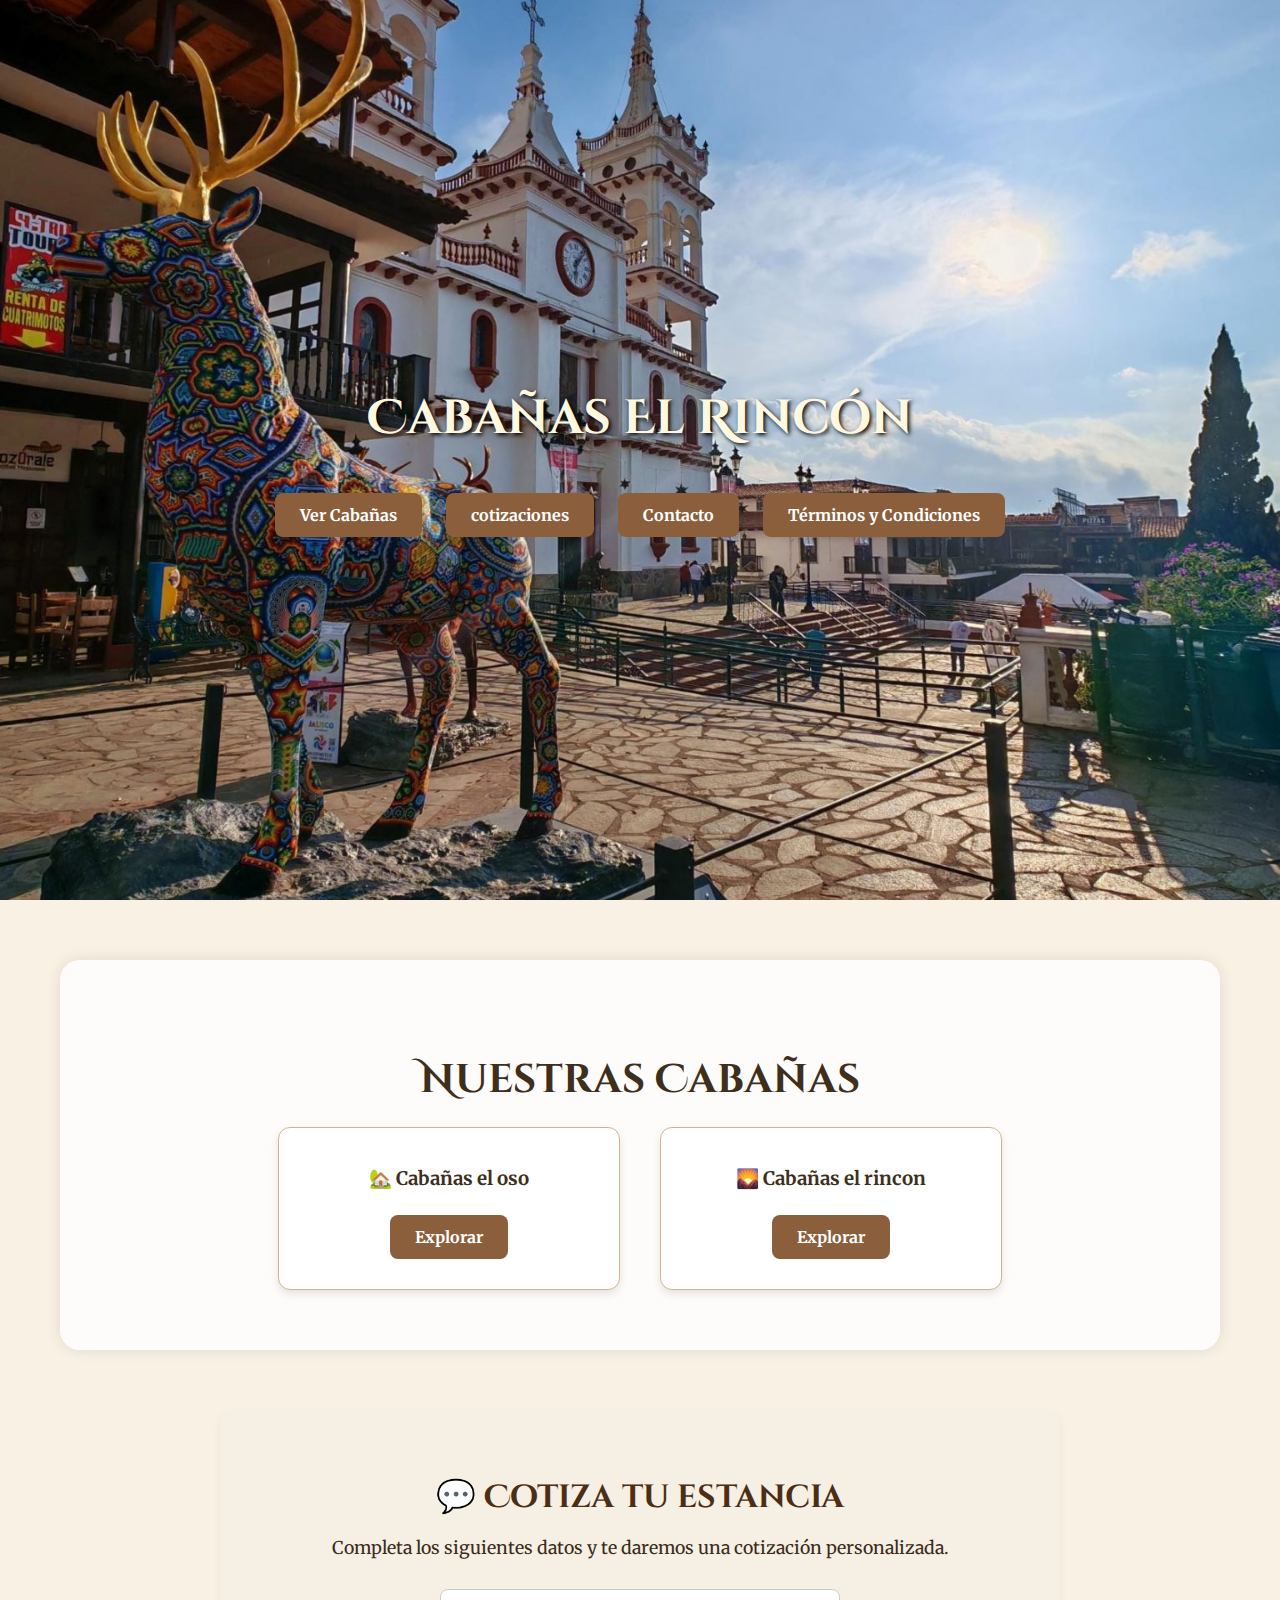
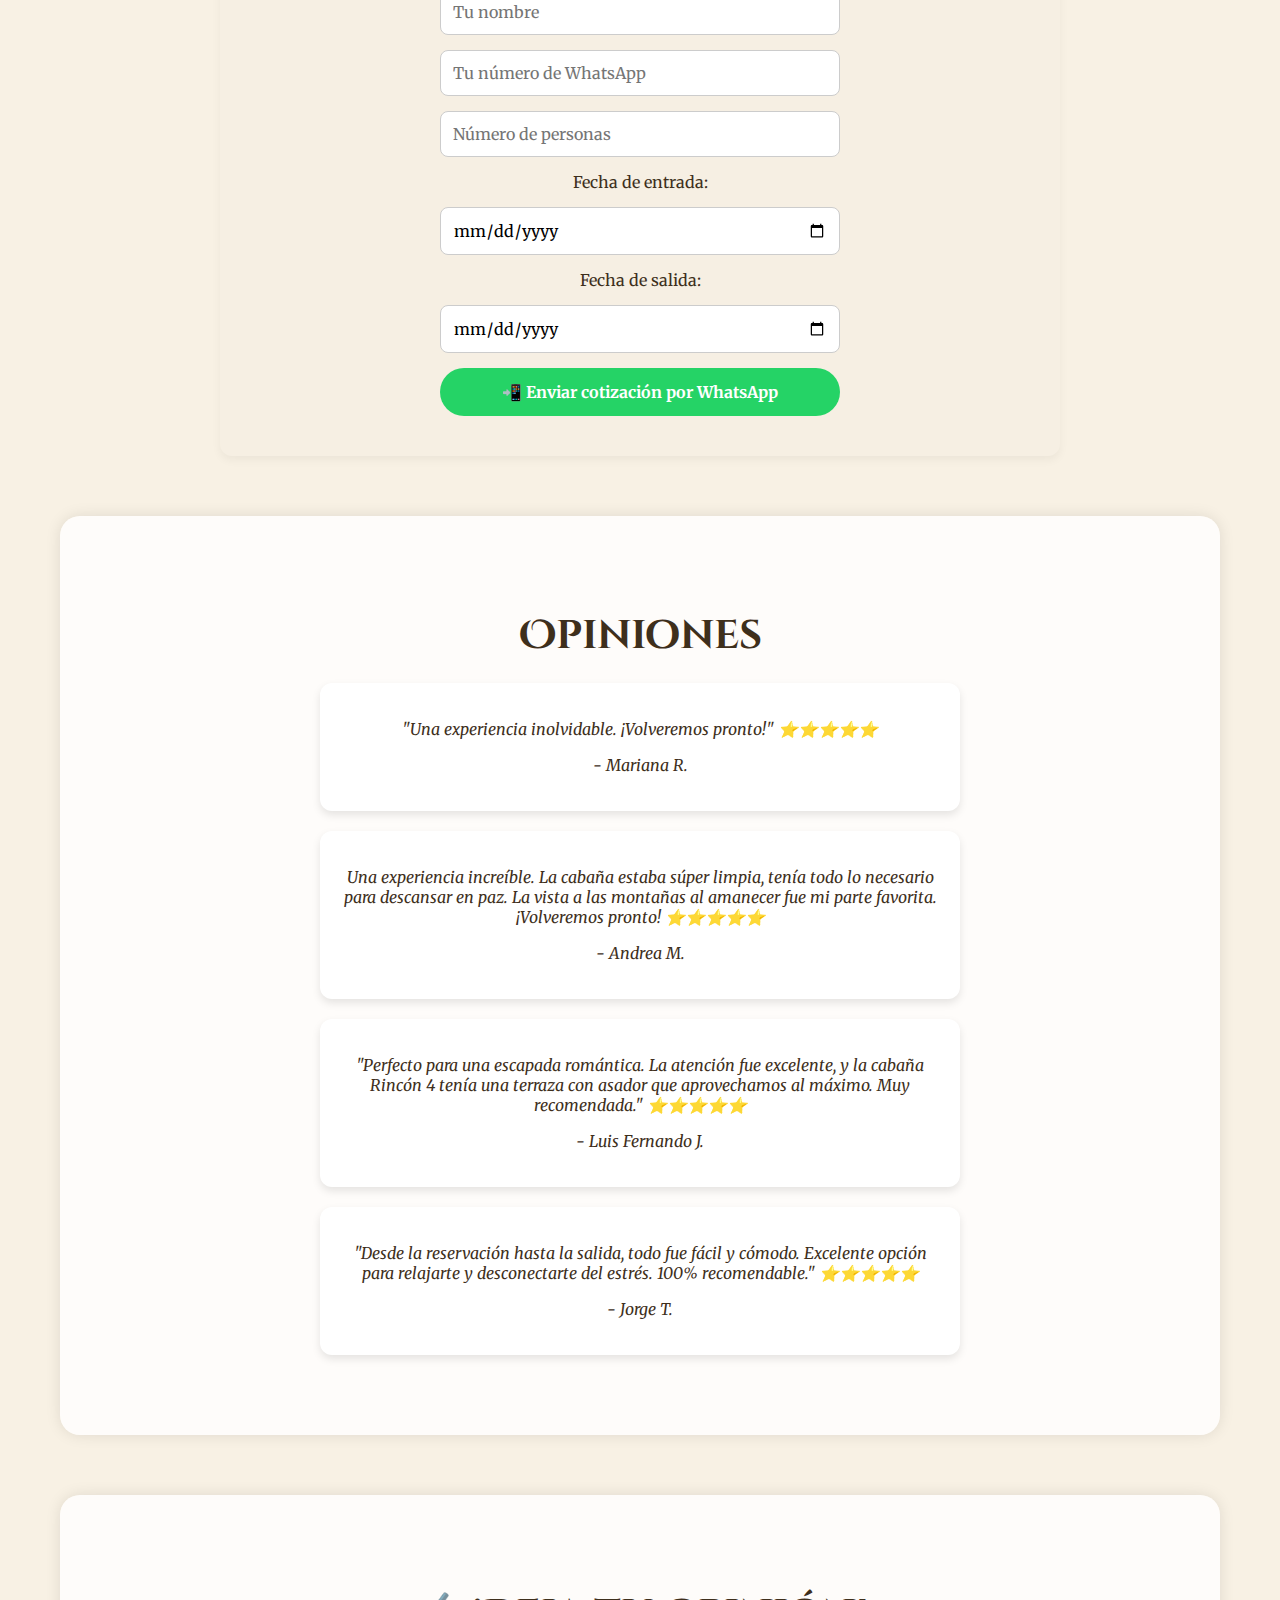
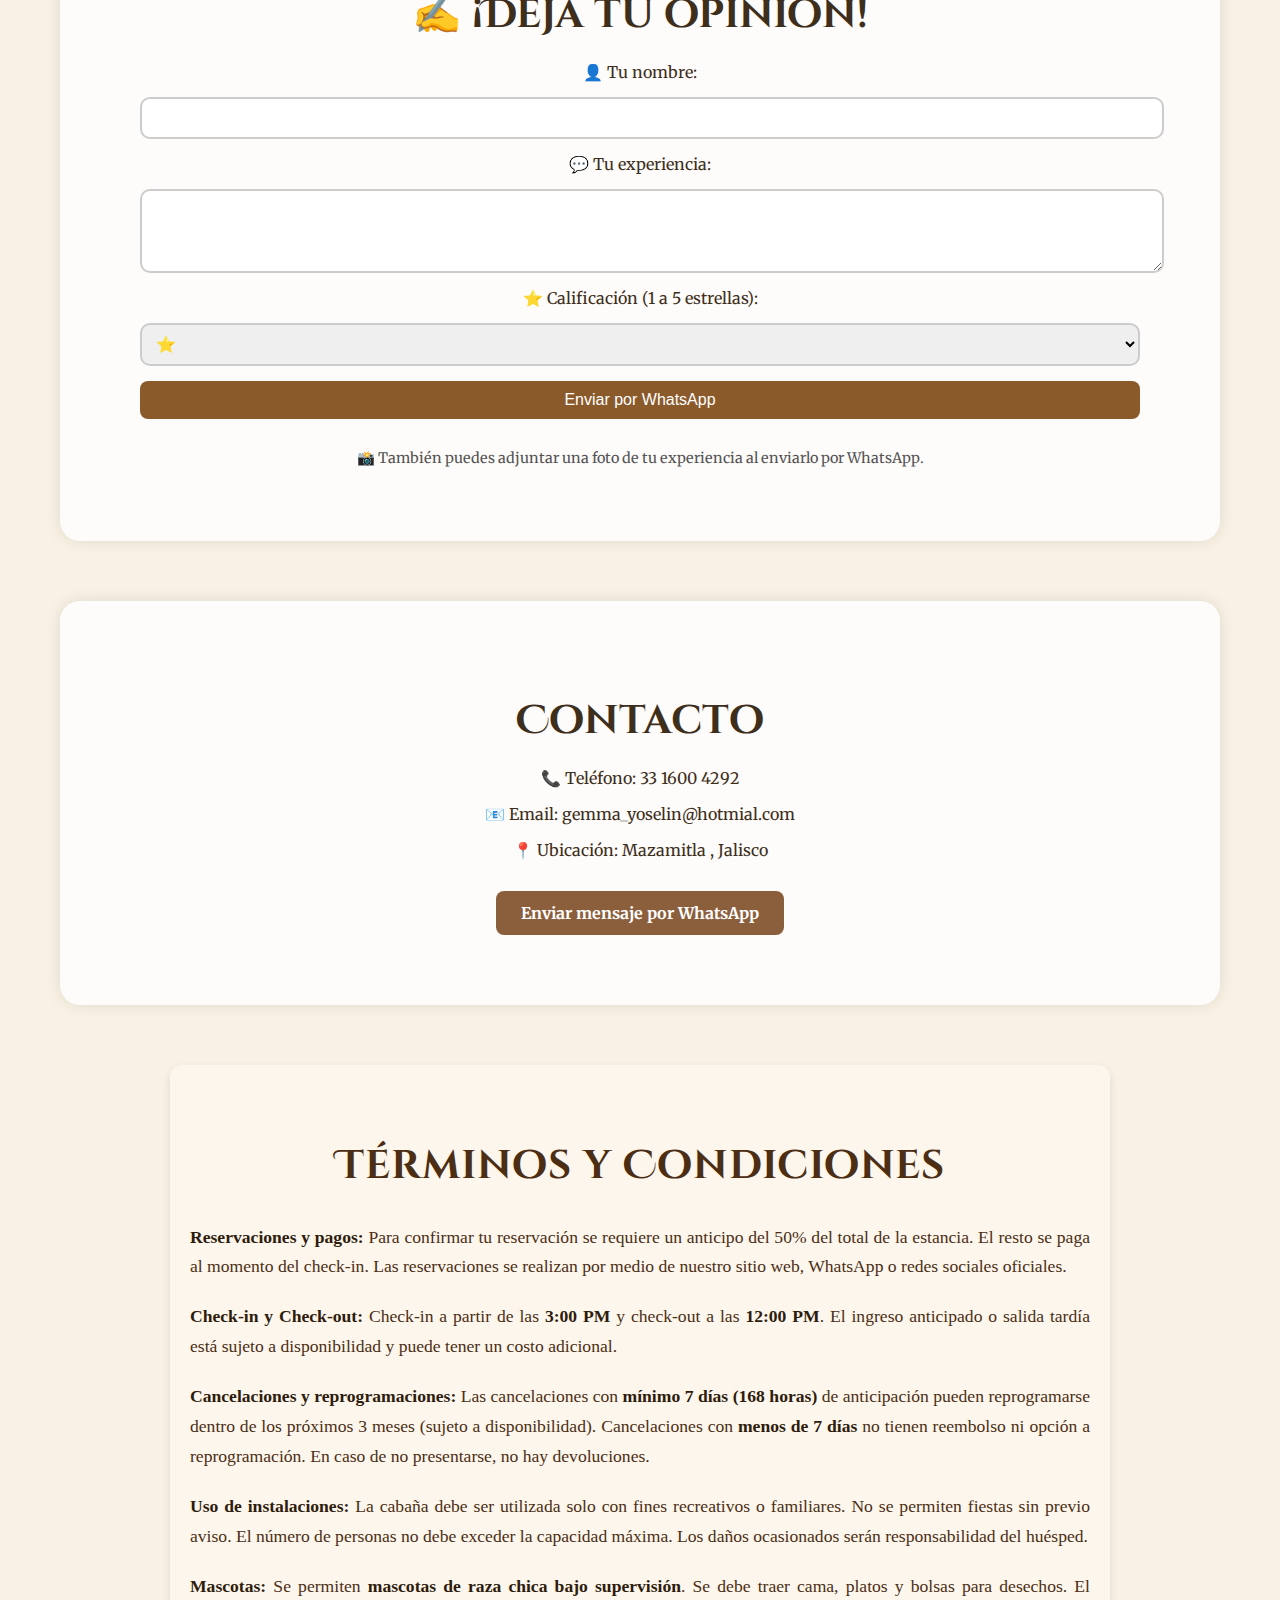
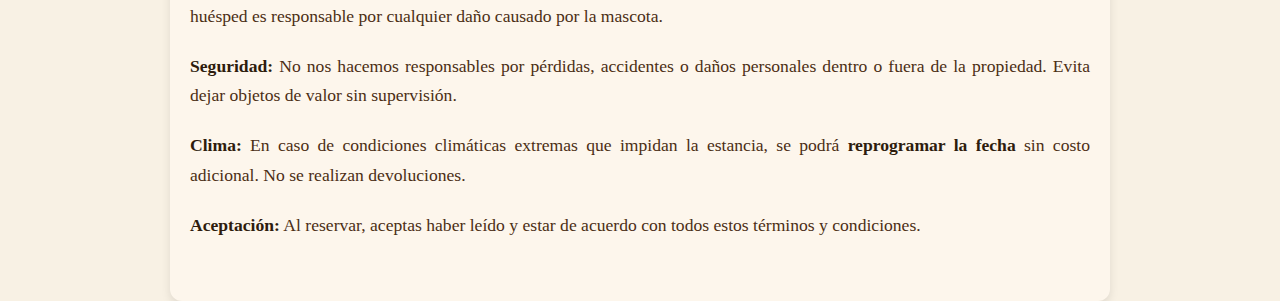
<file: index.html>
<!DOCTYPE html>
<html lang="es">
<head>
  <meta charset="UTF-8">
  <meta name="viewport" content="width=device-width, initial-scale=1.0">
  <title>Cabañas El Rincón</title>
  <link rel="stylesheet" href="style.css">
  <link href="https://fonts.googleapis.com/css2?family=Cinzel+Decorative&family=Merriweather&display=swap" rel="stylesheet">
</head>
<body>

  <header class="portada">
    <div class="contenido-portada">
      <h1>Cabañas El Rincón</h1>
      <div class="botones">
        <a href="#cabanas" class="boton">Ver Cabañas</a>
        <a href="#cotizaciones" class="boton">cotizaciones</a>
        <a href="#contacto" class="boton">Contacto</a>
        <a href="#terminos" class="boton">Términos y Condiciones</a>
      </div>
    </div>
  </header>

  <section id="cabanas" class="seccion">
    <h2>Nuestras Cabañas</h2>
    <div class="cabanas-principales">
      <div class="cabana">
        <h3>🏡 Cabañas el oso </h3>
        <a href="oso.html" class="boton">Explorar</a>
      </div>
      <div class="cabana">
        <h3>🌄 Cabañas el rincon </h3>
        <a href="rincon.html" class="boton">Explorar</a>
      </div>
    </div>
  </section>
  <section id="cotizaciones"class="cotizaciones">
    <h2>💬 Cotiza tu estancia</h2>
    <p>Completa los siguientes datos y te daremos una cotización personalizada.</p>
  
    <form class="formulario-cotizacion" onsubmit="enviarCotizacion(event)">
      <input type="text" id="nombre" placeholder="Tu nombre" required>
      <input type="tel" id="telefono" placeholder="Tu número de WhatsApp" required>
      <input type="number" id="personas" placeholder="Número de personas" required min="1">
      <label>Fecha de entrada:</label>
      <input type="date" id="entrada" required>
      <label>Fecha de salida:</label>
      <input type="date" id="salida" required>
      <button type="submit" class="boton-cotizar">📲 Enviar cotización por WhatsApp</button>
    </form>
  </section>
  

  <section id="opiniones" class="seccion">
    <h2>Opiniones</h2>
    <div class="opinion">
      <p>"Una experiencia inolvidable. ¡Volveremos pronto!" ⭐⭐⭐⭐⭐</p>
      <p>- Mariana R.</p>
    </div>
    <div class="opinion">
      <p>Una experiencia increíble. La cabaña estaba súper limpia, tenía todo lo necesario para descansar en paz. La vista a las montañas al amanecer fue mi parte favorita. ¡Volveremos pronto! ⭐⭐⭐⭐⭐</p>
      <p>- Andrea M.</p>
    </div>
    <div class="opinion">
      <p>"Perfecto para una escapada romántica. La atención fue excelente, y la cabaña Rincón 4 tenía una terraza con asador que aprovechamos al máximo. Muy recomendada." ⭐⭐⭐⭐⭐</p>
      <p>- Luis Fernando J.</p>
    </div>
    <div class="opinion">
      <p>"Desde la reservación hasta la salida, todo fue fácil y cómodo. Excelente opción para relajarte y desconectarte del estrés. 100% recomendable." ⭐⭐⭐⭐⭐</p>
      <p>- Jorge T.</p>
    </div>
    <!-- Puedes agregar más opiniones aquí -->
  </section>
    <section id="deja-tu-opinion" class="seccion">
      <h2>✍️ ¡Deja tu opinión!</h2>
      <form id="form-testimonio">
        <label for="nombre-op">👤 Tu nombre:</label>
        <input type="text" id="nombre-op" required>
    
        <label for="mensaje-op">💬 Tu experiencia:</label>
        <textarea id="mensaje-op" rows="4" required></textarea>
    
        <label for="estrellas">⭐ Calificación (1 a 5 estrellas):</label>
        <select id="estrellas" required>
          <option value="⭐">⭐</option>
          <option value="⭐⭐">⭐⭐</option>
          <option value="⭐⭐⭐">⭐⭐⭐</option>
          <option value="⭐⭐⭐⭐">⭐⭐⭐⭐</option>
          <option value="⭐⭐⭐⭐⭐">⭐⭐⭐⭐⭐</option>
        </select>
    
        <button type="button" onclick="enviarPorWhatsApp()" style="background-color: #8B5A2B; color: white; padding: 10px 20px; border: none; border-radius: 8px; font-size: 16px;">Enviar por WhatsApp</button>
        <p style="text-align: center; font-size: 0.9em; color: #555;">
          📸 También puedes adjuntar una foto de tu experiencia al enviarlo por WhatsApp.
          </p>
          
      </form>
    </section>

  <section id="contacto" class="seccion">
    <h2>Contacto</h2>
    <p>📞 Teléfono: 33 1600 4292 </p>
    <p>📧 Email: gemma_yoselin@hotmial.com </p> <!-- Falta  -->
    <p>📍 Ubicación: Mazamitla , Jalisco</p>
    <a class="boton" href="http://wa.me/523316004292" target="_blank">Enviar mensaje por WhatsApp</a>
  </section>

  <section id="terminos" class="seccion">
    <h2>Términos y Condiciones</h2>
  
    <p><strong>Reservaciones y pagos:</strong> Para confirmar tu reservación se requiere un anticipo del 50% del total de la estancia. El resto se paga al momento del check-in. Las reservaciones se realizan por medio de nuestro sitio web, WhatsApp o redes sociales oficiales.</p>
  
    <p><strong>Check-in y Check-out:</strong> Check-in a partir de las <strong>3:00 PM</strong> y check-out a las <strong>12:00 PM</strong>. El ingreso anticipado o salida tardía está sujeto a disponibilidad y puede tener un costo adicional.</p>
  
    <p><strong>Cancelaciones y reprogramaciones:</strong> Las cancelaciones con <strong>mínimo 7 días (168 horas)</strong> de anticipación pueden reprogramarse dentro de los próximos 3 meses (sujeto a disponibilidad). Cancelaciones con <strong>menos de 7 días</strong> no tienen reembolso ni opción a reprogramación. En caso de no presentarse, no hay devoluciones.</p>
  
    <p><strong>Uso de instalaciones:</strong> La cabaña debe ser utilizada solo con fines recreativos o familiares. No se permiten fiestas sin previo aviso. El número de personas no debe exceder la capacidad máxima. Los daños ocasionados serán responsabilidad del huésped.</p>
  
    <p><strong>Mascotas:</strong> Se permiten <strong> mascotas de raza chica bajo supervisión</strong>. Se debe traer cama, platos y bolsas para desechos. El huésped es responsable por cualquier daño causado por la mascota.</p>
  
    <p><strong>Seguridad:</strong> No nos hacemos responsables por pérdidas, accidentes o daños personales dentro o fuera de la propiedad. Evita dejar objetos de valor sin supervisión.</p>
  
    <p><strong>Clima:</strong> En caso de condiciones climáticas extremas que impidan la estancia, se podrá <strong>reprogramar la fecha</strong> sin costo adicional. No se realizan devoluciones.</p>
  
    <p><strong>Aceptación:</strong> Al reservar, aceptas haber leído y estar de acuerdo con todos estos términos y condiciones.</p>
    <script>
      function enviarPorWhatsApp() {
        var nombre = document.getElementById('nombre-op').value.trim();
        var opinion = document.getElementById('mensaje-op').value.trim();
        var calificacion = document.getElementById('estrellas').value;
      
        if (nombre === "" || opinion === "" || calificacion === "") {
          alert("Por favor, completa todos los campos antes de enviar.");
          return;
        }
      
        var mensaje = `¡Hola! Mi nombre es ${nombre}.%0AOpinión: ${opinion}%0ACalificación: ${calificacion}`;
        var numeroWhatsApp = "523316004292"; // Aquí directo tu número sin duplicarlo
      
        var enlace = `https://wa.me/${numeroWhatsApp}?text=${mensaje}`;
      
        window.open(enlace, '_blank');
      }
      </script>
      
    
      <script>
        function enviarCotizacion(event) {
          event.preventDefault(); // evita que se recargue la página
        
          // Obtener valores del formulario
          var nombre = document.getElementById('nombre').value.trim();
          var telefono = document.getElementById('telefono').value.trim();
          var personas = document.getElementById('personas').value.trim();
          var entrada = document.getElementById('entrada').value;
          var salida = document.getElementById('salida').value;
        
          // Validar que los datos estén completos (por si acaso)
          if (!nombre || !telefono || !personas || !entrada || !salida) {
            alert('Por favor completa todos los campos.');
            return;
          }
        
          // Crear el mensaje de cotización
          var mensaje = `Hola, soy ${nombre}. Quisiera cotizar una estancia para ${personas} personas.
        Fecha de entrada: ${entrada}.
        Fecha de salida: ${salida}.
        Mi número de contacto es: ${telefono}.`;
        
          // Crear el enlace a WhatsApp (agregando el número, asegúrate de usar código de país si es necesario)
          var url = "https://wa.me/523316004292?text=" + encodeURIComponent(mensaje);

       
          // Abrir WhatsApp en nueva pestaña
          window.open(url, '_blank');  
        }
        </script>
        
</body>
</html>
</file>
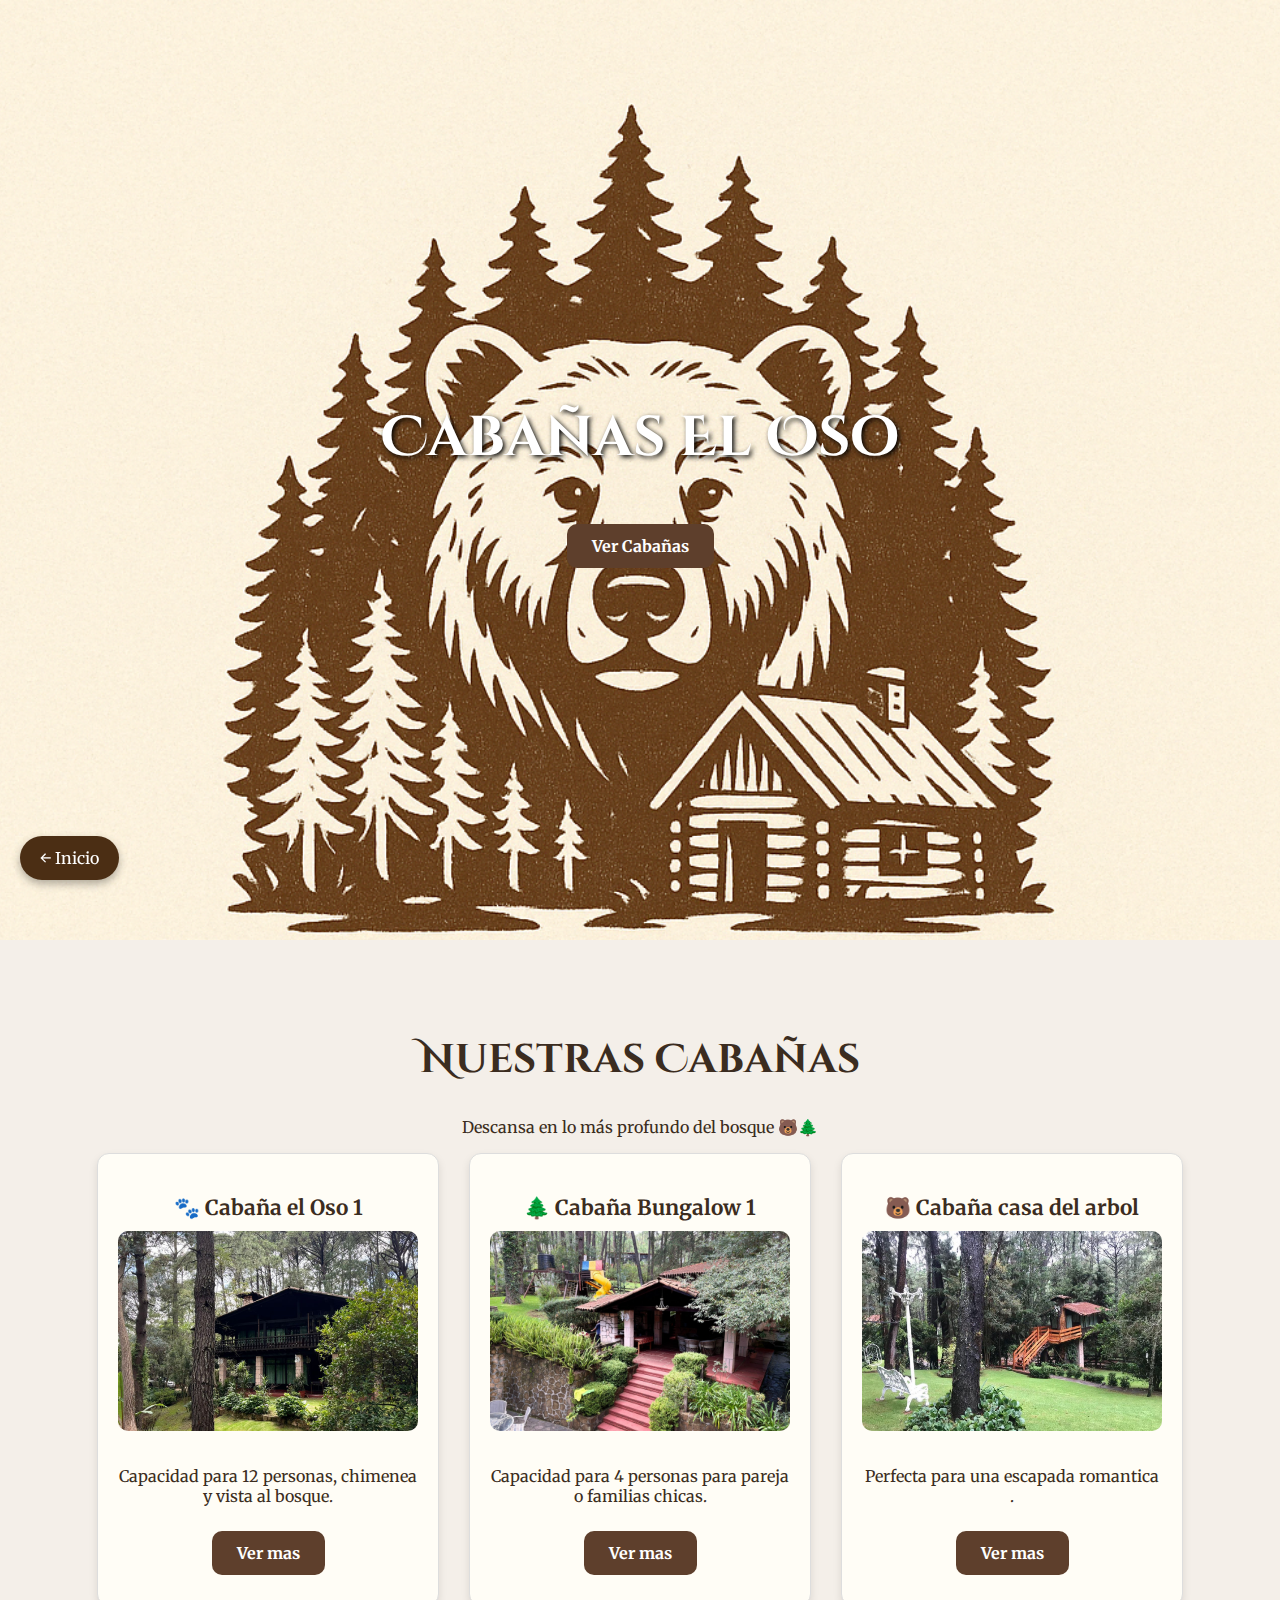
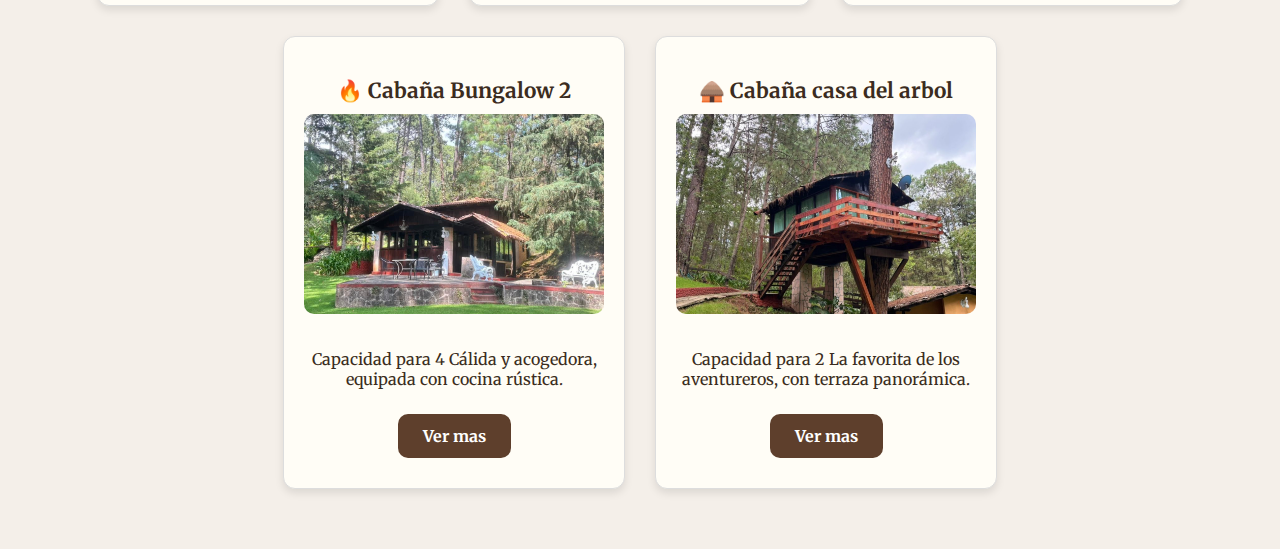
<file: oso.html>
<!DOCTYPE html>
<html lang="es">
<head>
  <meta charset="UTF-8">
  <meta name="viewport" content="width=device-width, initial-scale=1.0">
  <title>Cabañas El Oso</title>
  <link rel="stylesheet" href="oso.css">
  <link href="https://fonts.googleapis.com/css2?family=Cinzel+Decorative&family=Merriweather&display=swap" rel="stylesheet">
</head>
<body>
  <!-- Portada principal -->
  <header class="portada">
    <div class="contenido-portada">
      <h1>Cabañas El Oso</h1>
      <a href="#cabanas" class="boton">Ver Cabañas</a>
    </div>
  </header>

  <!-- Sección de cabañas -->
  <section id="cabanas" class="seccion">
    <h2>Nuestras Cabañas</h2>
    <p>Descansa en lo más profundo del bosque 🐻🌲</p>
    <div class="cabanas-grid">
      <div class="cabana">
        <h3>🐾 Cabaña el Oso 1</h3>
        <img src="img/oso1.0.jpg" alt="Cabaña el oso">
        <p>Capacidad para 12 personas, chimenea y vista al bosque.</p>
        <a href="oso1.html" class="boton">Ver mas</a>
      </div>

      <div class="cabana">
        <h3>🌲 Cabaña Bungalow 1</h3>
        <img src="img/oso2.0.jpg" alt="Cabaña Huella Salvaje">
        <p>Capacidad para 4 personas para pareja o familias chicas.</p>
        <a href="oso2.html" class="boton">Ver mas</a>
      </div>

      <div class="cabana">
        <h3>🐻 Cabaña casa del arbol</h3> 
        <img src="img/oso3.0.jpg" alt="Cabaña Huella Salvaje">
        <p>Perfecta para una escapada romantica .</p>
        <a href="oso3.html" class="boton">Ver mas</a>
      </div>

      <div class="cabana">
        <h3>🔥 Cabaña Bungalow 2</h3>
        <img src="img/oso4.0.jpg" alt="Cabaña Huella Salvaje">
        <p>Capacidad para 4 Cálida y acogedora, equipada con cocina rústica.</p>
        <a href="oso4.html" class="boton">Ver mas</a>
      </div>

      <div class="cabana">
        <h3>🛖 Cabaña casa del arbol</h3>
        <img src="img/oso5.0.jpg" alt="Cabaña Huella Salvaje">
        <p>Capacidad para 2 La favorita de los aventureros, con terraza panorámica.</p>
        <a href="oso5.html" class="boton">Ver mas</a>
      </div>
    </div>
</div>
<div class="boton-regresar">
    <a href="index.html" onclick="if(history.length > 1){ history.back(); return false; }" class="boton-flotante">
        ← Inicio
      </a>
      
    </a>
  </div>
  
  </section>
</body>
</html>
</file>
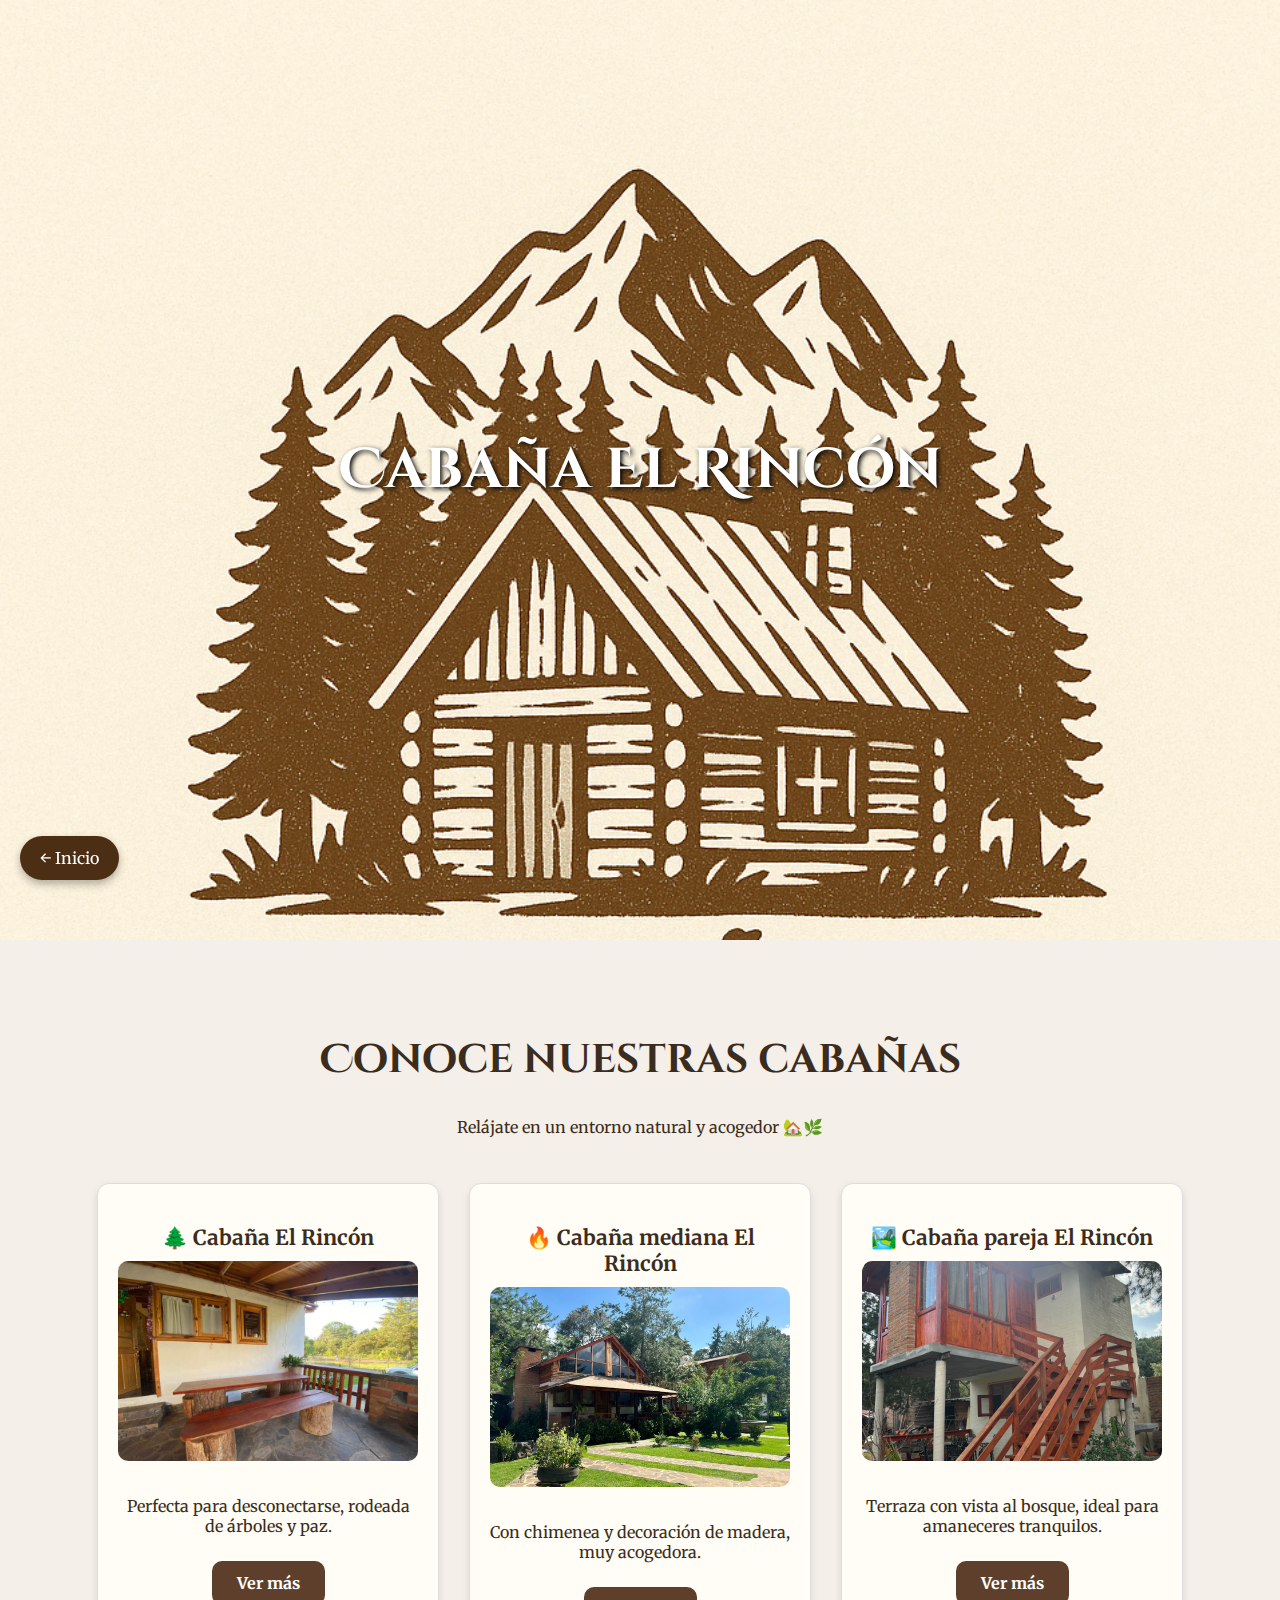
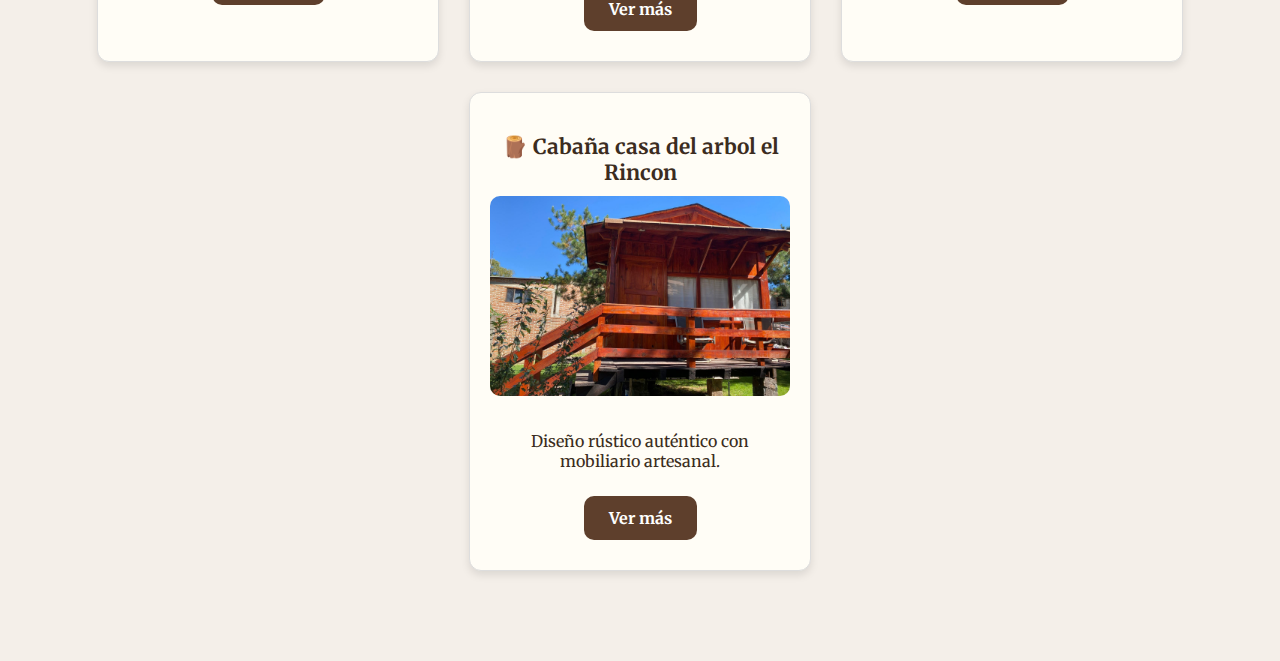
<file: rincon.html>
<!DOCTYPE html>
<html lang="es">
<head>
  <meta charset="UTF-8">
  <meta name="viewport" content="width=device-width, initial-scale=1.0">
  <title>Cabaña El Rincón</title>
  <link rel="stylesheet" href="rincon.css">
  <link href="https://fonts.googleapis.com/css2?family=Cinzel+Decorative&family=Merriweather&display=swap" rel="stylesheet">
</head>
<body>
  <header class="portada">
    <div class="contenido-portada">
      <h1>Cabaña El Rincón</h1>
    </div>
  </header>

  <section class="seccion">
    <h2>Conoce nuestras cabañas</h2>
    <p>Relájate en un entorno natural y acogedor 🏡🌿</p>
    <div class="cabanas-principales">
      <div class="cabana">
        <h3>🌲 Cabaña El Rincón  </h3>
        <img src="img/rincon1.1.jpg" alt="Cabaña Huella Salvaje">
        <p>Perfecta para desconectarse, rodeada de árboles y paz.</p>
        <a href="rincon1.html" class="boton">Ver más</a>
      </div>
      <div class="cabana">
        <h3>🔥 Cabaña mediana El Rincón </h3>
        <img src="img/rincon2.0.jpg" alt="Cabaña Huella Salvaje">
        <p>Con chimenea y decoración de madera, muy acogedora.</p>
        <a href="rincon2.html" class="boton">Ver más</a>
      </div>
      <div class="cabana">
        <h3>🏞️ Cabaña pareja El Rincón </h3>
        <img src="img/rincon4.0.jpg" alt="Cabaña Huella Salvaje">
        <p>Terraza con vista al bosque, ideal para amaneceres tranquilos.</p>
        <a href="rincon4.html" class="boton">Ver más</a>
      </div>
      <div class="cabana">
        <h3>🪵 Cabaña casa del arbol el Rincon </h3>
        <img src="img/rincon3.0.jpg" alt="Cabaña Huella Salvaje">
        <p>Diseño rústico auténtico con mobiliario artesanal.</p>
        <a href="rincon3.html" class="boton">Ver más</a>
      </div>
     </div>
     <div class="boton-regresar">
        <a href="index.html" onclick="if(history.length > 1){ history.back(); return false; }" class="boton-flotante">
            ← Inicio
          
          
        </a>
  </section>
</body>
</html>
</file>
<file: style.css>
/* Tipografías importadas desde Google Fonts */
@import url('https://fonts.googleapis.com/css2?family=Cinzel+Decorative&family=Merriweather&display=swap');

body {
  margin: 0;
  font-family: 'Merriweather', serif;
  background-color: #f8f1e4;
  color: #3e2f1c;
}

/* PORTADA */
.portada {
  background-image: url('img/portadayoss.jpg'); /* reemplaza con tu imagen */
  background-size: cover;
  background-position: center;
  height: 100vh;
  display: flex;
  align-items: center;
  justify-content: center;
  text-align: center;
}

.contenido-portada h1 {
  font-family: 'Cinzel Decorative', cursive;
  font-size: 3em;
  color: #fff8e1;
  text-shadow: 2px 2px 4px #000;
}

.botones {
  margin-top: 20px;
}

.boton {
  display: inline-block;
  margin: 10px;
  padding: 12px 25px;
  background-color: #8b5e3c;
  color: #fff;
  text-decoration: none;
  border-radius: 8px;
  font-weight: bold;
  transition: background-color 0.3s;
}

.boton:hover {
  background-color: #a47148;
}

/* SECCIONES GENERALES */
.seccion {
  padding: 60px 20px;
  text-align: center;
}

h2 {
  font-family: 'Cinzel Decorative', cursive;
  font-size: 2.5em;
  margin-bottom: 20px;
}

/* CABANAS PRINCIPALES */
.cabanas-principales {
  display: flex;
  justify-content: center;
  gap: 40px;
  flex-wrap: wrap;
}

.cabana {
  background-color: #fff;
  border: 1px solid #d2b48c;
  padding: 20px;
  border-radius: 12px;
  width: 300px;
  box-shadow: 0 4px 8px rgba(0,0,0,0.1);
}

.cabana h3 {
  font-family: 'Merriweather', serif;
  margin-bottom: 15px;
}

/* OPINIONES */
.opinion {
  margin: 20px auto;
  max-width: 600px;
  font-style: italic;
  background-color: #fff;
  padding: 20px;
  border-radius: 12px;
  box-shadow: 0 4px 8px rgba(0,0,0,0.1);
}

/* WHATSAPP BOTÓN */
a.boton[target="_blank"] {
  margin-top: 15px;
  display: inline-block;
}
#terminos {
    background-color: #fdf6ec;
    padding: 40px 20px;
    max-width: 900px;
    margin: 0 auto;
    font-family: 'Georgia', serif;
    color: #4b2e14;
    border-radius: 12px;
    box-shadow: 0 4px 10px rgba(0,0,0,0.1);
  }
  
  #terminos h2 {
    font-size: 2.5em;
    text-align: center;
    margin-bottom: 30px;
    letter-spacing: 1px;
  }
  
  #terminos p {
    font-size: 1.1em;
    line-height: 1.7;
    margin-bottom: 20px;
    text-align: justify;
  }
  
  #terminos p strong {
    color: #2e1c0d;
  }
  @media (max-width: 768px) {
    .cabana {
      width: 90%;
    }
  }
  .formulario-cotizacion {
    display: flex;
    flex-direction: column;
    gap: 15px;
    max-width: 400px;
    margin: 0 auto;
  }
  
  .formulario-cotizacion input,
  .formulario-cotizacion button,
  .formulario-cotizacion label {
    font-family: 'Merriweather', serif;
    font-size: 1em;
  }
  
  .formulario-cotizacion input {
    padding: 12px;
    border-radius: 8px;
    border: 1px solid #ccc;
  }
  
  .formulario-cotizacion button.boton-cotizar {
    background-color: #25D366;
    color: white;
    padding: 14px;
    border-radius: 30px;
    border: none;
    cursor: pointer;
    font-weight: bold;
    transition: background-color 0.3s ease, transform 0.2s ease;
  }
  
  .formulario-cotizacion button:hover {
    background-color: #1da851;
    transform: scale(1.05);
  }
  .cotizaciones {
    text-align: center;
    padding: 40px 20px;
    background-color: #f6efe3;
    border-radius: 12px;
    max-width: 800px;
    margin: 40px auto;
    box-shadow: 0 4px 10px rgba(0, 0, 0, 0.05);
  }
  
  .cotizaciones h2 {
    font-size: 2em;
    color: #4B2E14;
    margin-bottom: 10px;
    text-align: center;
  }
  
  .cotizaciones p {
    font-size: 1.1em;
    color: #3a2b1a;
    margin-bottom: 30px;
    text-align: center;
  }
  #deja-tu-opinion form {
    display: flex;
    flex-direction: column;
    gap: 15px;
    margin-top: 20px;
  }
  
  #deja-tu-opinion input,
  #deja-tu-opinion textarea,
  #deja-tu-opinion select {
    padding: 10px;
    border: 2px solid #ccc;
    border-radius: 10px;
    font-size: 1em;
    width: 100%;
  }
    
       
  .seccion {
    max-width: 1000px;
    margin: 60px auto;
    padding: 60px 80px;
    background-color: #ffffffcc;
    border-radius: 20px;
    box-shadow: 0 0 15px rgba(0,0,0,0.1);
  }
  nav {
    position: fixed;
    top: 0;
    width: 100%;
    z-index: 1000;
  }
</file>
<file: oso.css>
@import url('https://fonts.googleapis.com/css2?family=Cinzel+Decorative&family=Merriweather&display=swap');

body {
  margin: 0;
  font-family: 'Merriweather', serif;
  background-color: #f4efe9;
  color: #3b2c20;
}

.portada {
  background-image: url('img/oso.png'); /* Asegúrate de tener esta imagen */
  background-size: cover;
  background-position: center;
  height: 100vh;
  display: flex;
  align-items: center;
  justify-content: center;
  flex-direction: column;
  text-align: center;
  padding: 20px;
}

.contenido-portada h1 {
  font-family: 'Cinzel Decorative', cursive;
  font-size: 3.5em;
  color: #fff;
  text-shadow: 2px 2px 5px #000;
}

.contenido-portada p {
  font-size: 1.3em;
  color: #f8f1e4;
  margin: 10px 0 20px;
}

.boton {
  display: inline-block;
  padding: 12px 25px;
  margin: 10px;
  background-color: #5e3f2c;
  color: #fff;
  text-decoration: none;
  border-radius: 10px;
  font-weight: bold;
  transition: background-color 0.3s;
}

.boton:hover {
  background-color: #7a563c;
}

.seccion {
  padding: 60px 20px;
  text-align: center;
}

h2 {
  font-family: 'Cinzel Decorative', cursive;
  font-size: 2.5em;
  margin-bottom: 30px;
}

.cabanas-grid {
  display: flex;
  flex-wrap: wrap;
  justify-content: center;
  gap: 30px;
}

.cabana {
  background-color: #fff;
  border: 2px solid #d9c1a3;
  border-radius: 15px;
  padding: 25px;
  width: 300px;
  box-shadow: 0 5px 10px rgba(0,0,0,0.1);
}

.cabana h3 {
  font-family: 'Merriweather', serif;
  font-size: 1.3em;
  margin-bottom: 10px;
}

.cabana p {
  font-size: 1em;
  margin-bottom: 15px;
}
.cabana {
    background-color: #fffdf6;
    border: 1px solid #ddd;
    border-radius: 12px;
    padding: 20px;
    text-align: center;
    box-shadow: 0 4px 8px rgba(0,0,0,0.1);
    transition: transform 0.3s ease;
  }
  
  .cabana:hover {
    transform: translateY(-5px);
  }
  
  .cabana img {
    width: 100%;
    max-height: 200px;
    object-fit: cover;
    border-radius: 10px;
    margin-bottom: 15px;
  }
  .boton-regreso {
    display: inline-block;
    background-color: #4B2E14;
    color: #fff;
    padding: 12px 24px;
    border-radius: 8px;
    font-family: 'Merriweather', serif;
    font-size: 1em;
    text-decoration: none;
    transition: all 0.3s ease;
    position: relative;
  }
  
  .boton-regreso:hover {
    background-color: #3b2310;
    transform: translateY(-2px);
  }
  
  .boton-regreso::before {
    content: "←";
    margin-right: 8px;
    transition: margin-right 0.3s ease;
  }
  
  .boton-regreso:hover::before {
    margin-right: 12px;
  }
  .boton-flotante {
    position: fixed;
    bottom: 20px;
    left: 20px;
    background-color: #4B2E14;
    color: #fff;
    padding: 12px 20px;
    border-radius: 50px;
    font-family: 'Merriweather', serif;
    font-size: 1em;
    text-decoration: none;
    box-shadow: 0 4px 8px rgba(0, 0, 0, 0.3);
    z-index: 999;
    transition: background-color 0.3s ease, transform 0.2s ease;
  }
  
  .boton-flotante:hover {
    background-color: #3b2310;
    transform: translateY(-3px);
  }
</file>
<file: rincon.css>
@import url('https://fonts.googleapis.com/css2?family=Cinzel+Decorative&family=Merriweather&display=swap');
.cabanas-principales {
  display: flex;
  flex-wrap: wrap;
  gap: 30px;
  justify-content: center;
  padding: 30px 20px;
}

body {
  margin: 0;
  font-family: 'Merriweather', serif;
  background-color: #f4efe9;
  color: #3b2c20;
}

.portada {
  background-image: url('img/elRincon.png'); /* Asegúrate de tener esta imagen */
  background-size: cover;
  background-position: center;
  height: 100vh;
  display: flex;
  align-items: center;
  justify-content: center;
  flex-direction: column;
  text-align: center;
  padding: 20px;
}

.contenido-portada h1 {
  font-family: 'Cinzel Decorative', cursive;
  font-size: 3.5em;
  color: #fff;
  text-shadow: 2px 2px 5px #000;
}

.contenido-portada p {
  font-size: 1.3em;
  color: #f8f1e4;
  margin: 10px 0 20px;
}

.boton {
  display: inline-block;
  padding: 12px 25px;
  margin: 10px;
  background-color: #5e3f2c;
  color: #fff;
  text-decoration: none;
  border-radius: 10px;
  font-weight: bold;
  transition: background-color 0.3s;
}

.boton:hover {
  background-color: #7a563c;
}

.seccion {
  padding: 60px 20px;
  text-align: center;
}

h2 {
  font-family: 'Cinzel Decorative', cursive;
  font-size: 2.5em;
  margin-bottom: 30px;
}

.cabanas-grid {
  display: flex;
  flex-wrap: wrap;
  justify-content: center;
  gap: 30px;
}

.cabana {
  background-color: #fff;
  border: 2px solid #d9c1a3;
  border-radius: 15px;
  padding: 25px;
  width: 300px;
  box-shadow: 0 5px 10px rgba(0,0,0,0.1);
}

.cabana h3 {
  font-family: 'Merriweather', serif;
  font-size: 1.3em;
  margin-bottom: 10px;
}

.cabana p {
  font-size: 1em;
  margin-bottom: 15px;
}
.cabana {
    background-color: #fffdf6;
    border: 1px solid #ddd;
    border-radius: 12px;
    padding: 20px;
    text-align: center;
    box-shadow: 0 4px 8px rgba(0,0,0,0.1);
    transition: transform 0.3s ease;
  }
  
  .cabana:hover {
    transform: translateY(-5px);
  }
  
  .cabana img {
    width: 100%;
    max-height: 200px;
    object-fit: cover;
    border-radius: 10px;
    margin-bottom: 15px;
  }
  .boton-regreso {
    display: inline-block;
    background-color: #4B2E14;
    color: #fff;
    padding: 12px 24px;
    border-radius: 8px;
    font-family: 'Merriweather', serif;
    font-size: 1em;
    text-decoration: none;
    transition: all 0.3s ease;
    position: relative;
  }
  
  .boton-regreso:hover {
    background-color: #3b2310;
    transform: translateY(-2px);
  }
  
  .boton-regreso::before {
    content: "←";
    margin-right: 8px;
    transition: margin-right 0.3s ease;
  }
  
  .boton-regreso:hover::before {
    margin-right: 12px;
  }
  .boton-flotante {
    position: fixed;
    bottom: 20px;
    left: 20px;
    background-color: #4B2E14;
    color: #fff;
    padding: 12px 20px;
    border-radius: 50px;
    font-family: 'Merriweather', serif;
    font-size: 1em;
    text-decoration: none;
    box-shadow: 0 4px 8px rgba(0, 0, 0, 0.3);
    z-index: 999;
    transition: background-color 0.3s ease, transform 0.2s ease;
  }
  
  .boton-flotante:hover {
    background-color: #3b2310;
    transform: translateY(-3px);
  }
  @media (max-width: 768px) {
    .cabana {
      width: 90%;
    }
  }
</file>
